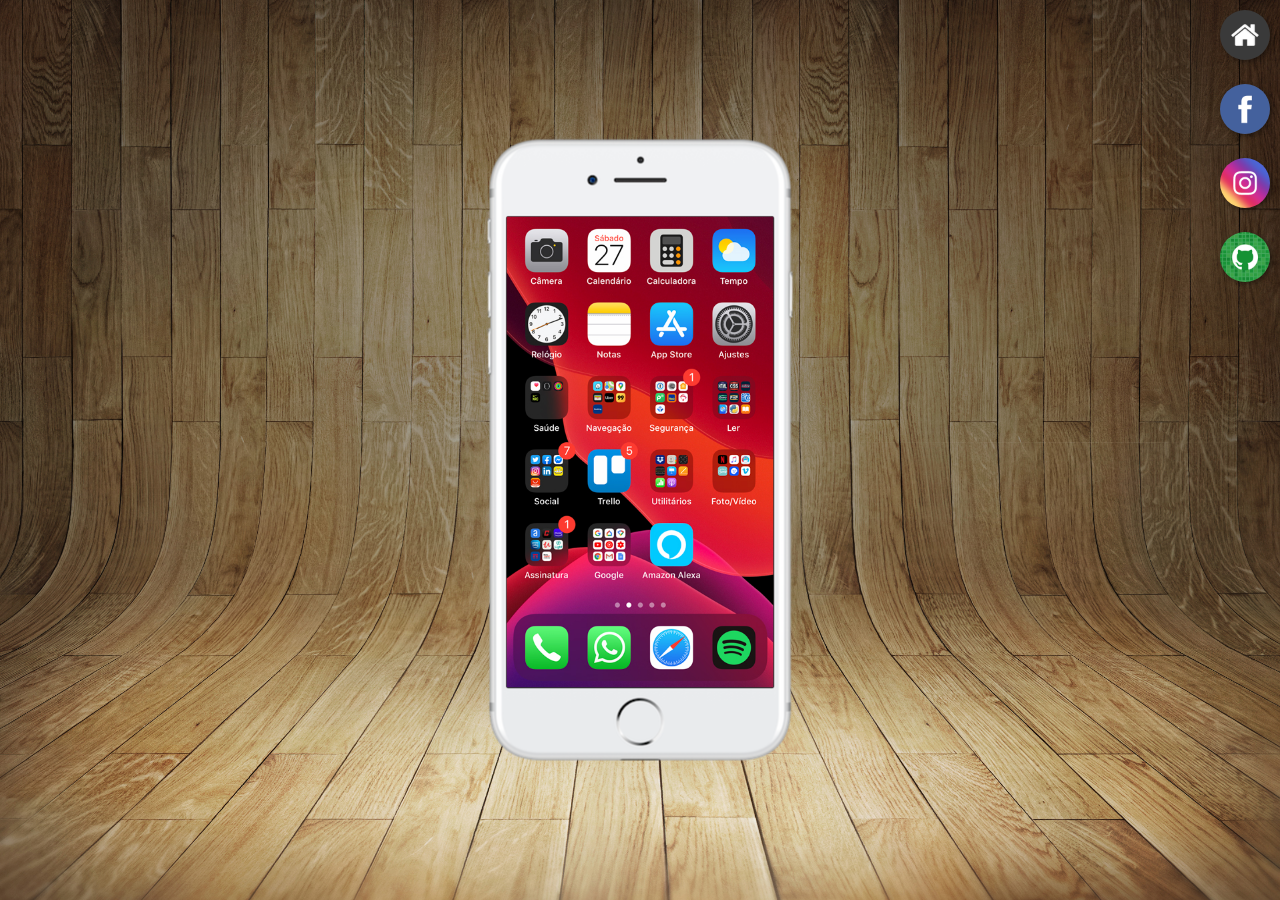
<file: index.html>
<!DOCTYPE html>
<html lang="pt-br">
<head>
    <meta charset="UTF-8">
    <meta http-equiv="X-UA-Compatible" content="IE=edge">
    <meta name="viewport" content="width=device-width, initial-scale=1.0">
    <link rel="shortcut icon" href="favicon.ico" type="image/x-icon">
    <link rel="stylesheet" href="estilos/style.css">
    <title>Projetos Redes Sociais</title>
</head>
<body>
    <main>
        <section id="telefone">
            <iframe  src="home.html" name="tela" id="tela" frameborder="0"></iframe>
        </section>
        <section id="redes-sociais">
            <a href="home.html" target="tela"><img src="imagens/logo-home.jpg" alt="home"></a><br>
            <a href="face.html" target="tela"><img src="imagens/logo-facebook.jpg" alt=""></a><br>
            <a href="insta.html" target="tela"><img src="imagens/logo-instagram.jpg" alt=""></a><br>
            <a href="git.html" target="tela"><img src="imagens/logo-github.jpg" alt=""></a><br>
            <a href="" target="tela"></a>
        </section>
    </main>
</body>
</html>
</file>
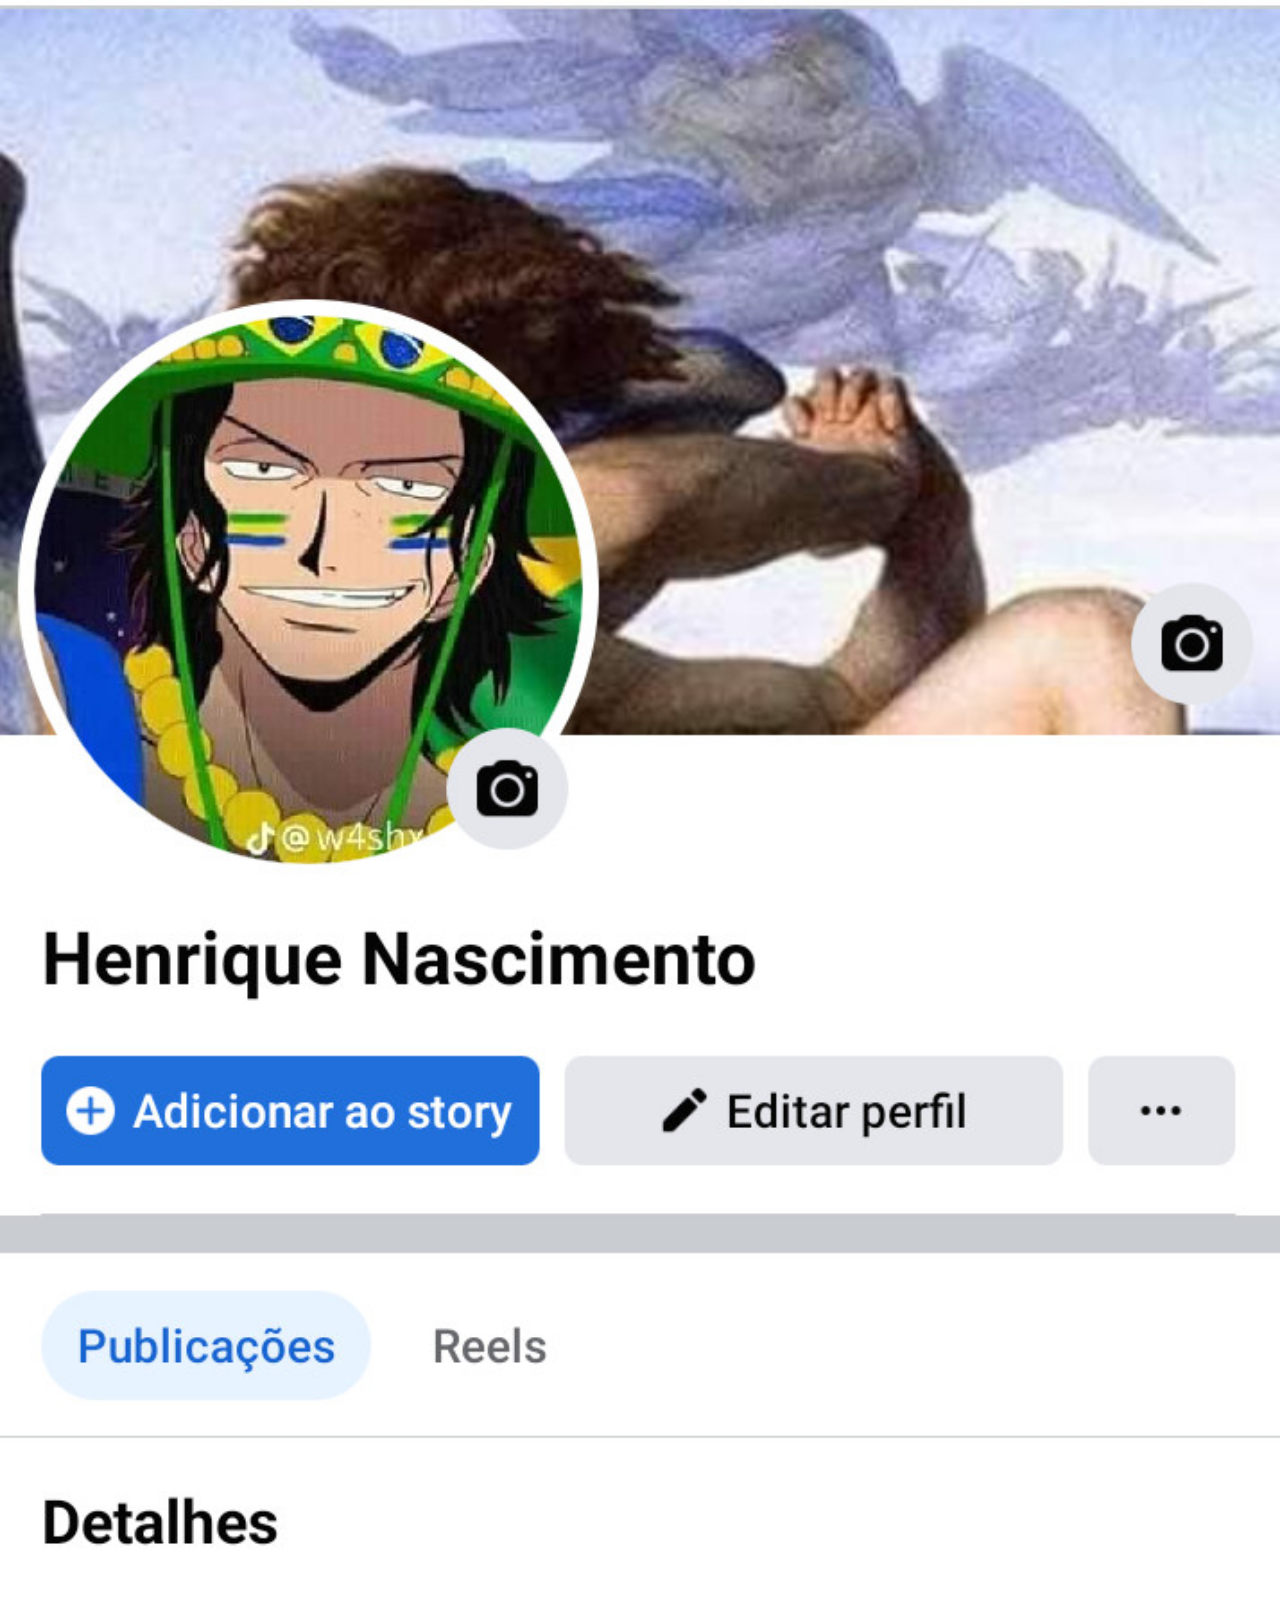
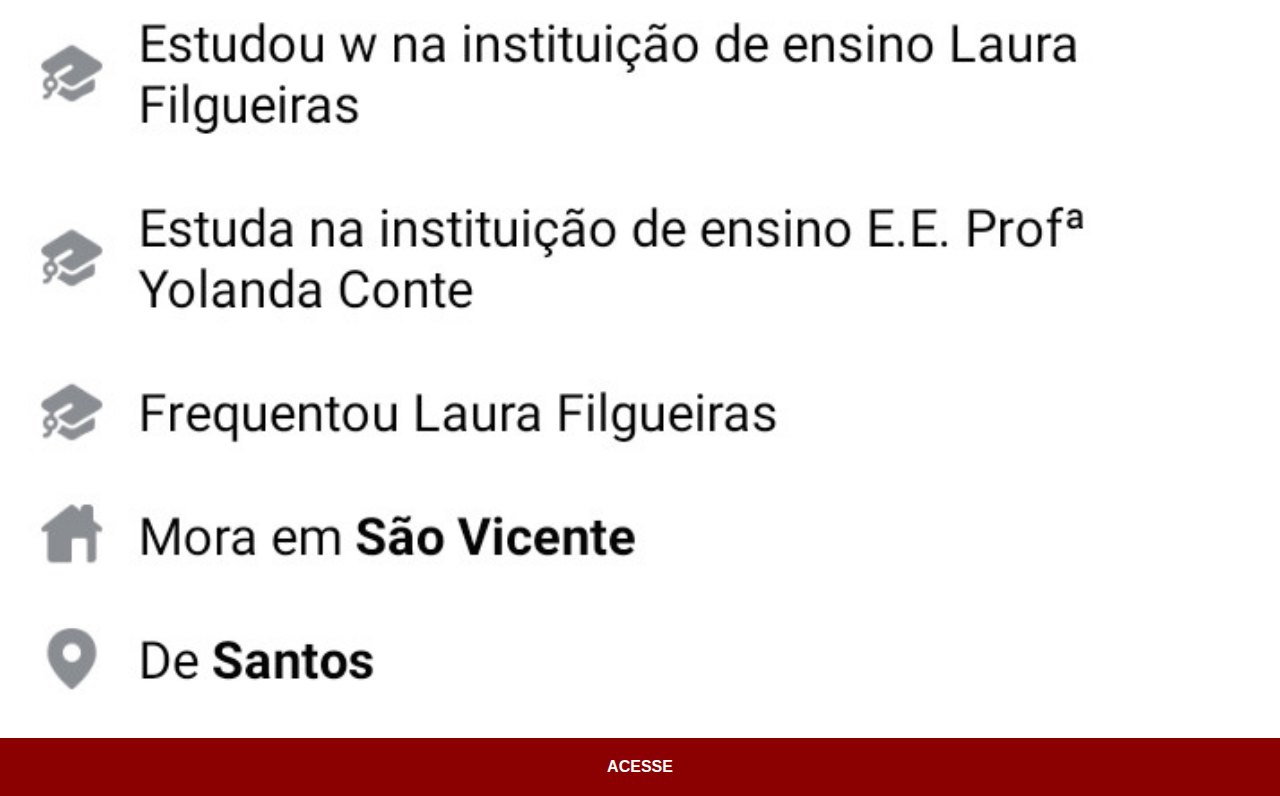
<file: face.html>
<!DOCTYPE html>
<html lang="pt-br">
<head>
    <meta charset="UTF-8">
    <meta http-equiv="X-UA-Compatible" content="IE=edge">
    <meta name="viewport" content="width=device-width, initial-scale=1.0">
    <title>Facebook</title>
    <link rel="stylesheet" href="estilos/social.css">
</head>
<body>
    <img src="imagens/tela-facebook.jpg" alt="Facebook">
    <a href="https://www.facebook.com/profile.php?id=100004827276075">ACESSE</a>
</body>
</html>
</file>
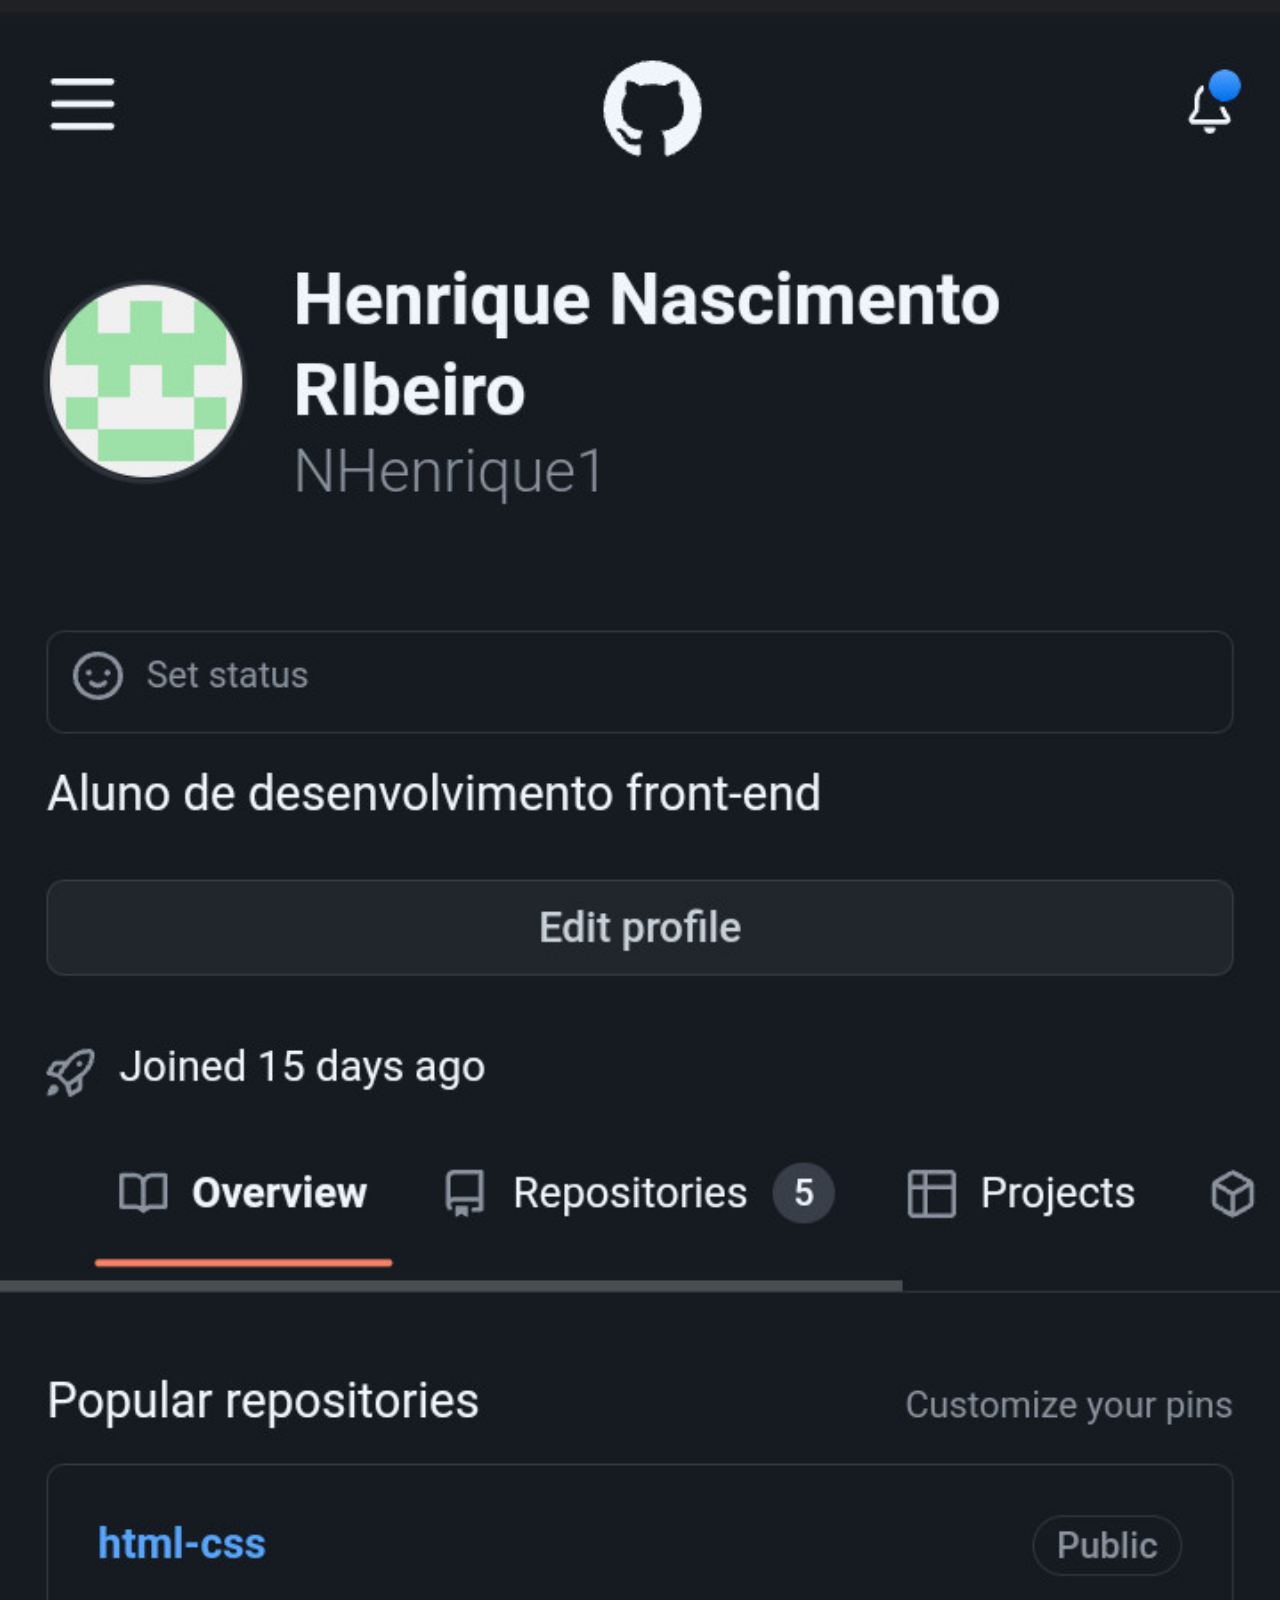
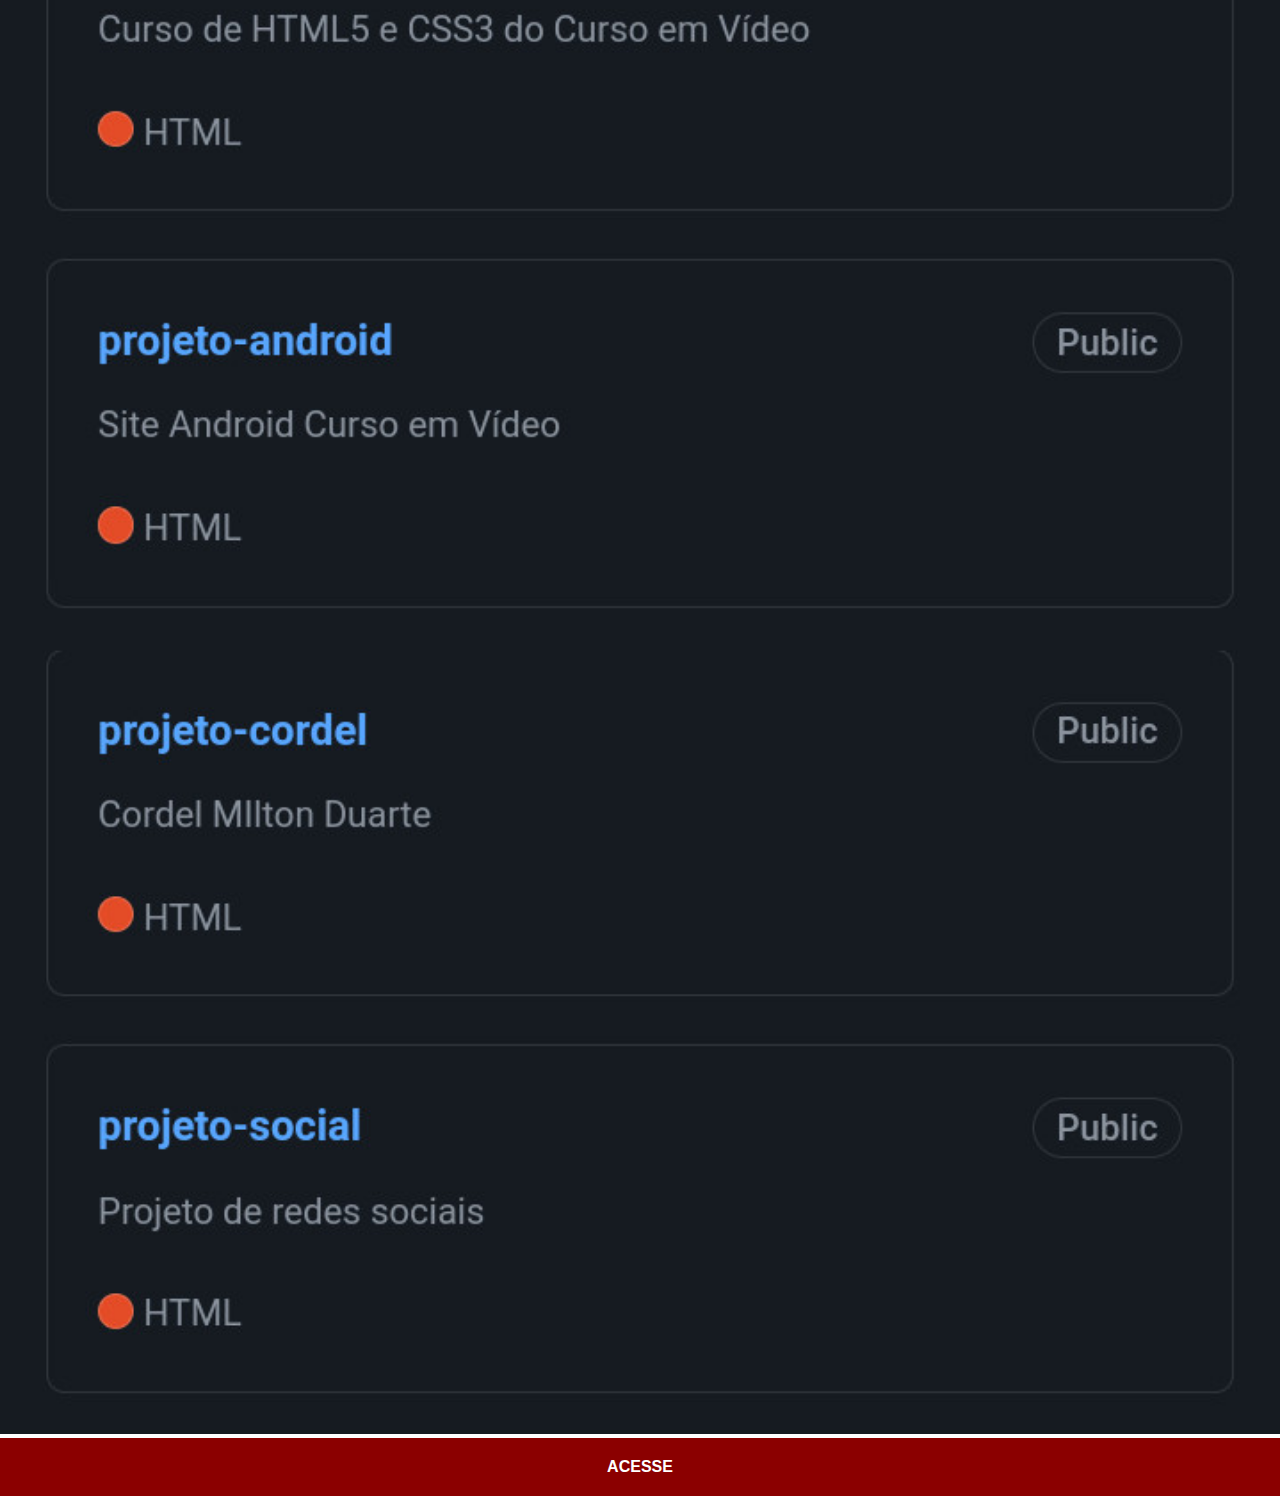
<file: git.html>
<!DOCTYPE html>
<html lang="pt-br">
<head>
    <meta charset="UTF-8">
    <meta http-equiv="X-UA-Compatible" content="IE=edge">
    <meta name="viewport" content="width=device-width, initial-scale=1.0">
    <title>GitHub</title>
    <link rel="stylesheet" href="estilos/social.css">
</head>
<body>
    <img src="imagens/tela-github.jpg" alt="">
    <a href="https://github.com/NHenrique1" target="_blank">ACESSE</a>
</body>
</html>
</file>
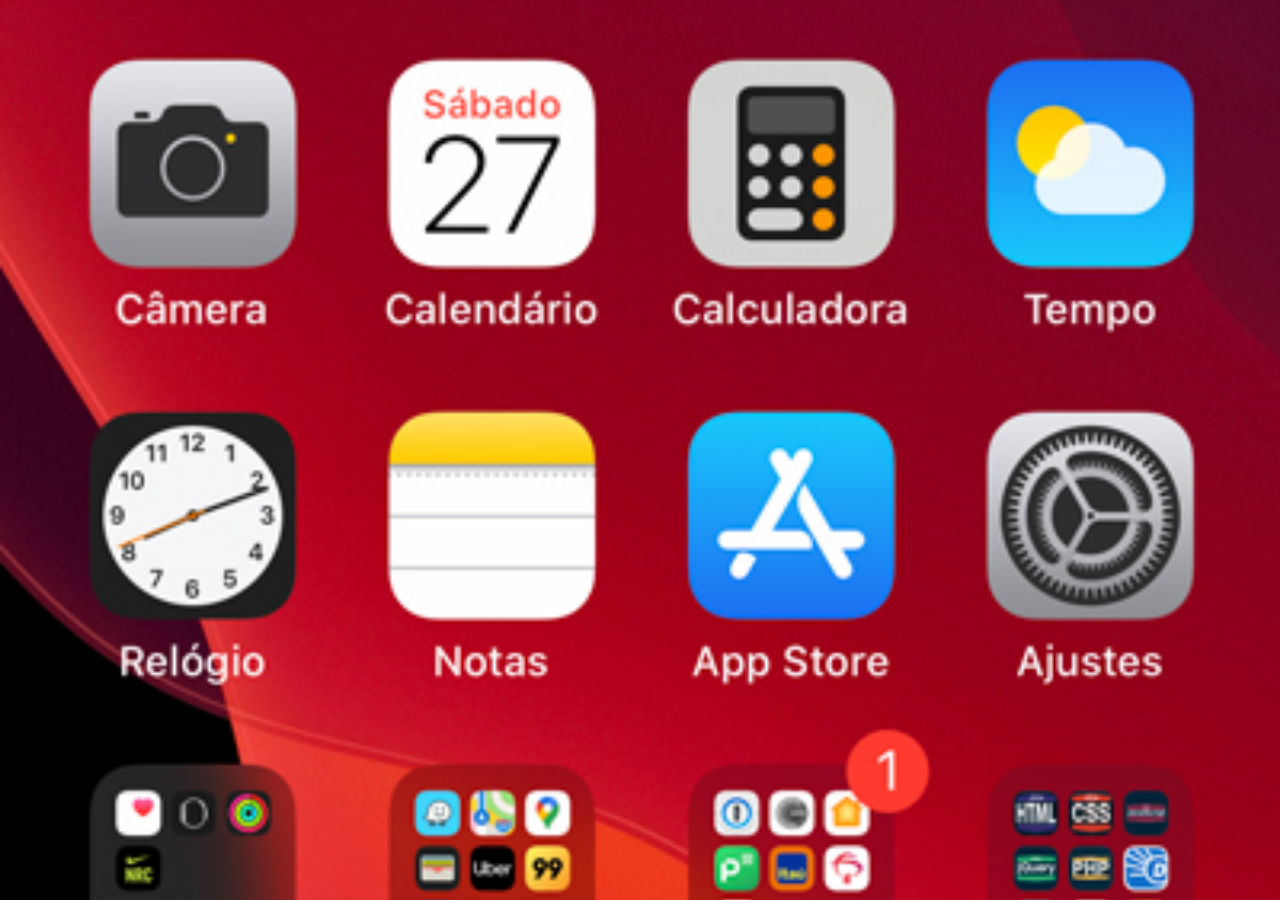
<file: home.html>
<!DOCTYPE html>
<html lang="pt-br">
<head>
    <meta charset="UTF-8">
    <meta http-equiv="X-UA-Compatible" content="IE=edge">
    <meta name="viewport" content="width=device-width, initial-scale=1.0">
    <title>Home</title>
    <style>
        * {
            margin:0px;
            padding:0px;
        }
        body {
            width: 100vw;
            height: 100vh;
            background: black url('imagens/tela-home.jpg') no-repeat top center;
            background-size: cover;
            
        }
    </style>
</head>
<body>
    
</body>
</html>
</file>
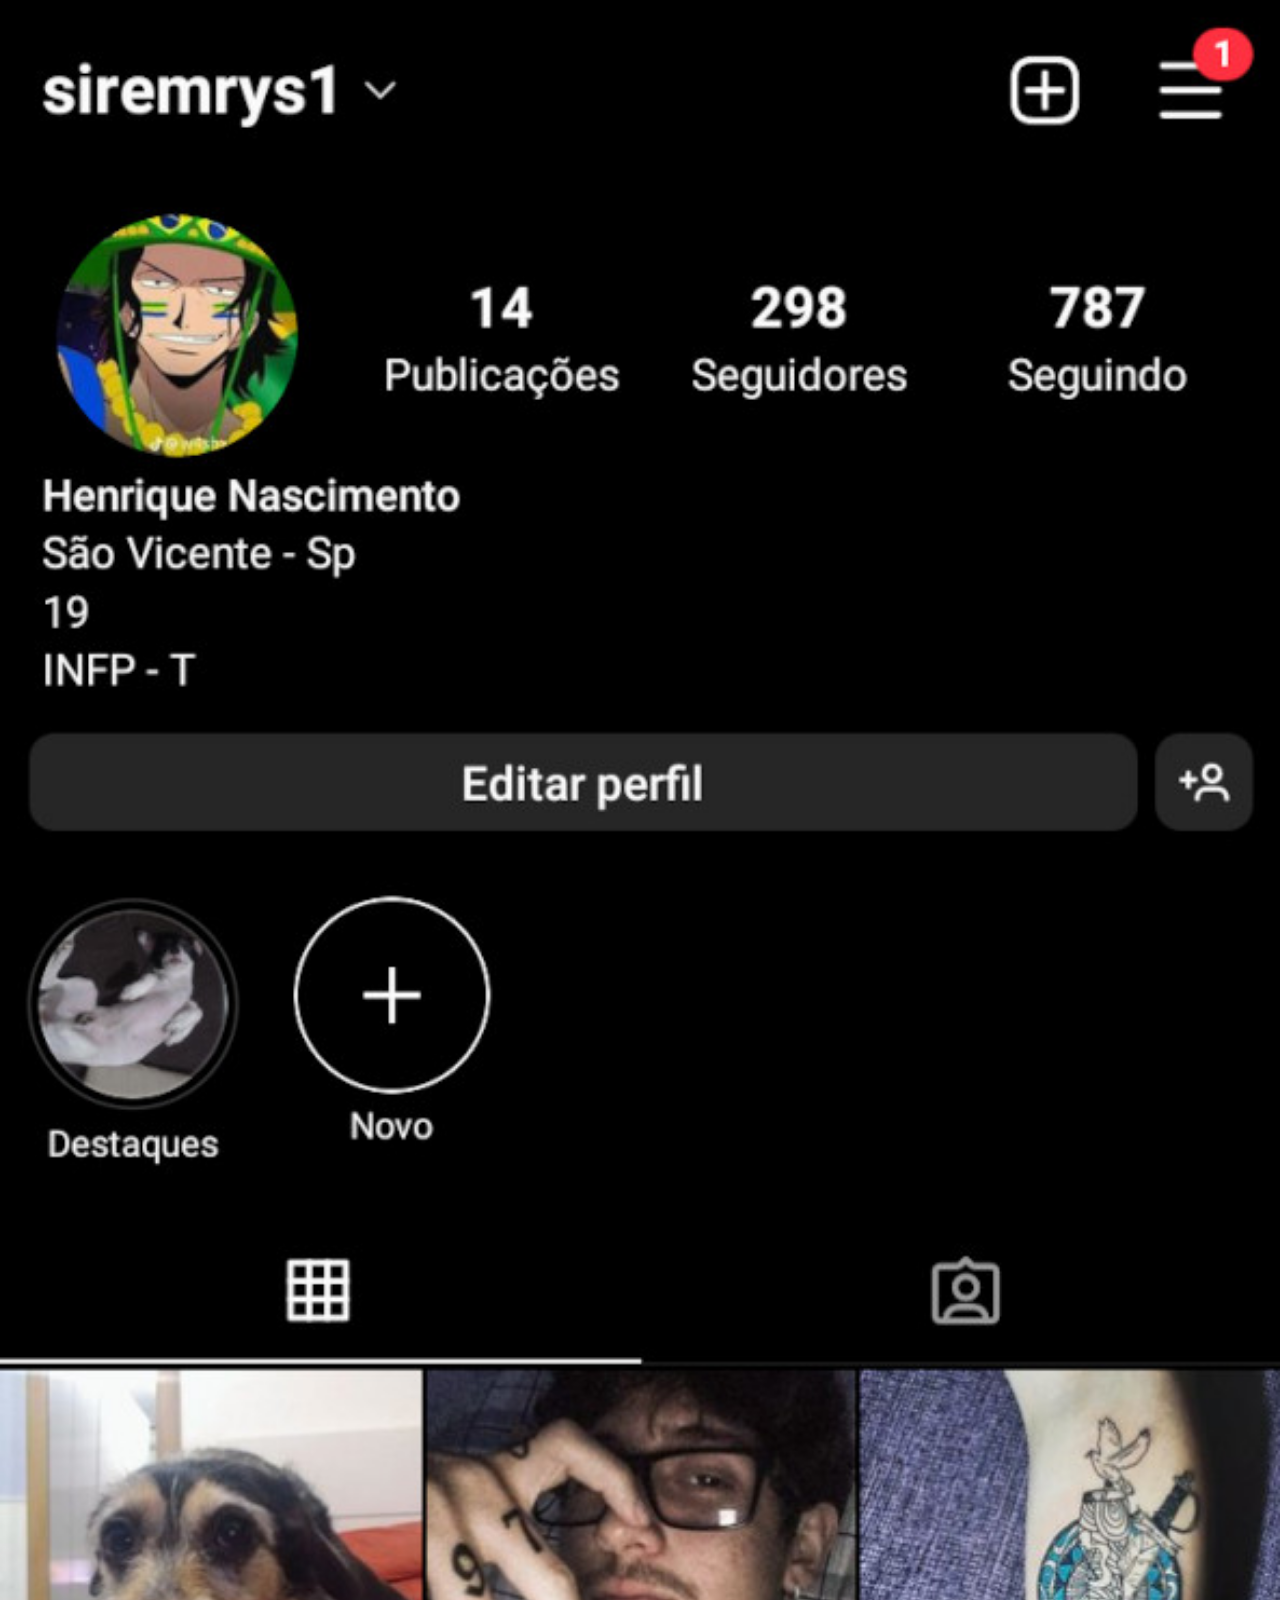
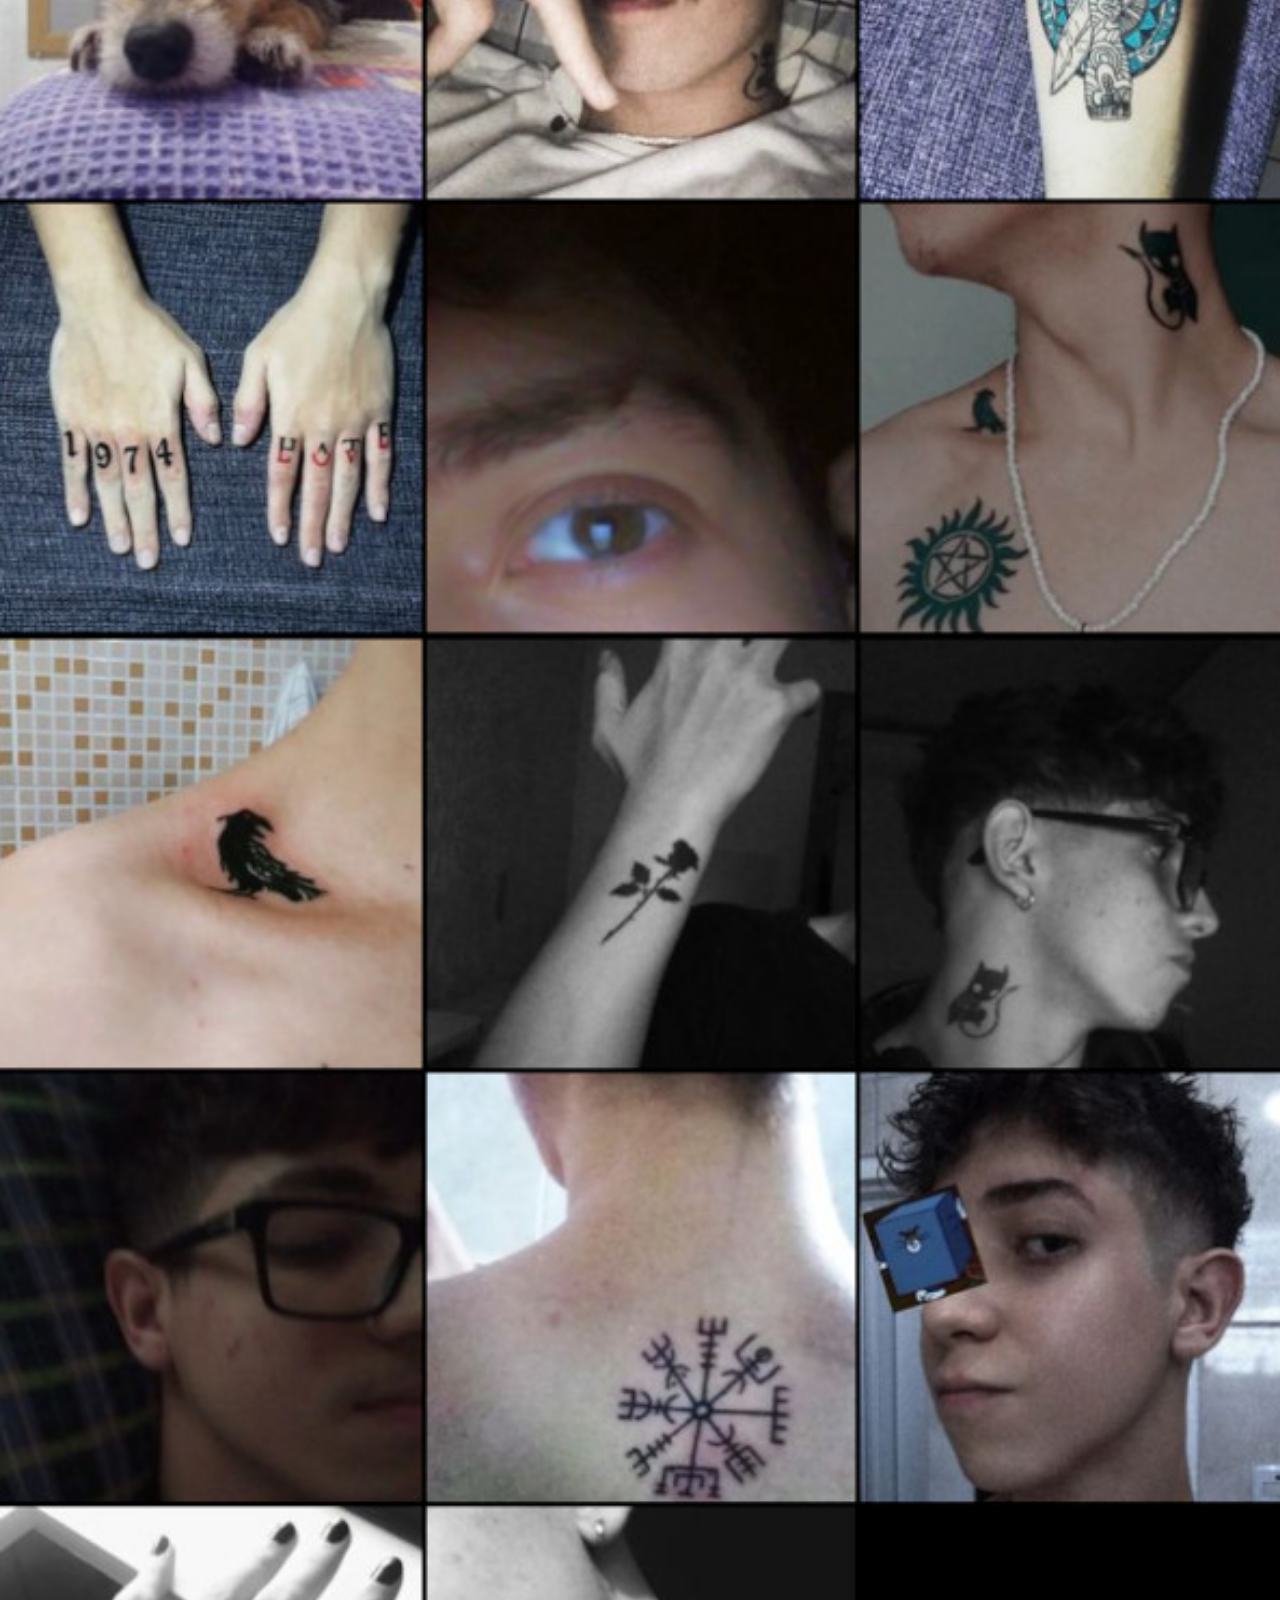
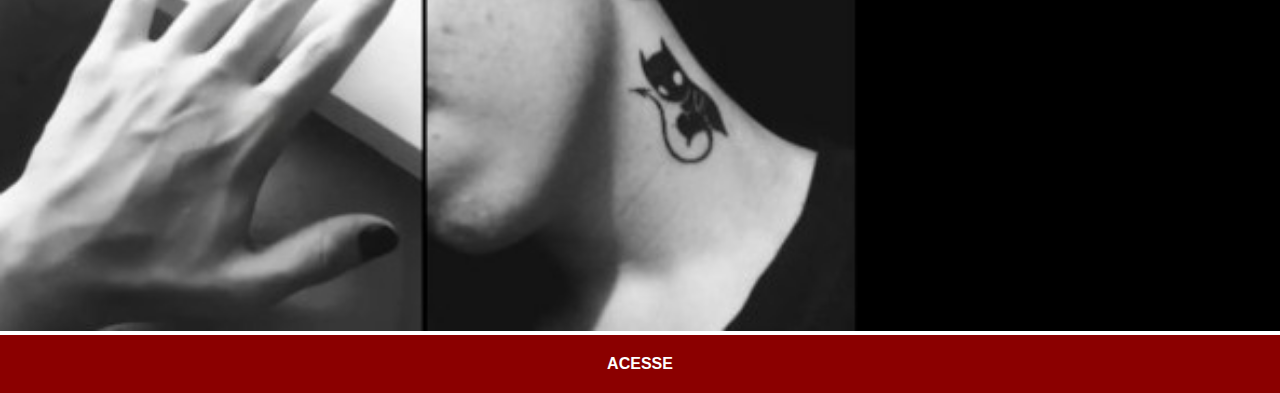
<file: insta.html>
<!DOCTYPE html>
<html lang="pt-br">
<head>
    <meta charset="UTF-8">
    <meta http-equiv="X-UA-Compatible" content="IE=edge">
    <meta name="viewport" content="width=device-width, initial-scale=1.0">
    <title>Instagram</title>
    <link rel="stylesheet" href="estilos/social.css">
</head>
<body>
    <img src="imagens/tela-instagram.jpg" alt="Instagram">
    <a href="https://www.instagram.com/siremrys1/" target="_blank">ACESSE</a>
</body>
</html>
</file>
<file: estilos/style.css>
@charset "UTF-8";

* {
    margin: 0px;
    padding: 0px;
    font-family: Arial, Helvetica, sans-serif;
}

html, body {
    height: 100vh;
    width: 100vw;
    background-color: black;
}
body {
    background: url(../imagens/fundo-madeira.jpg)no-repeat top center;
    background-size: cover;
    background-attachment: fixed;
}
main {
    height: 100vh;
    position: relative;
    
}

section#telefone {
    height: 627px;
    width: 311px;
    
    position: absolute;
    transform: translate(-50%, -50%);
    top: 50%;
    left: 50%;
    background: url('../imagens/frame-iphone.png') no-repeat;
    
}

iframe#tela {
    position: relative;
    top: 80px;
    left: 22px;
    width: 267px;
    height: 471px;
}
section#redes-sociais {
    text-align: right;
}
section#redes-sociais img {
    width: 50px;    
    margin: 10px;
    border-radius: 50%;
    box-shadow: 2px 2px 5px rgba(0, 0, 0, 0.402);
    box-sizing: border-box;
}
section#redes-sociais img:hover {
    border: 2px solid rgba(255, 255, 255, 0.607);
    transform: translate( -3px, -3px);
    box-shadow: 5px 5px 10px rgba(0, 0, 0, 0.66);
    transition: transform .3s ,border 1s;
}
</file>
<file: estilos/social.css>
@charset "utf-8";

        * {
            margin: 0px;
            padding: 0px;
            font-family: Arial, Helvetica, sans-serif;
        }
        ::-webkit-scrollbar{
            width: 0px;
            height: 0xp;
        }
        img {
            width: 100vw;
        }

        a {
            display: block;
            background-color: darkred;
            padding: 20px;
            text-align: center;
            font-weight: bolder;
            text-decoration: none;
            color: white;
        }
</file>
